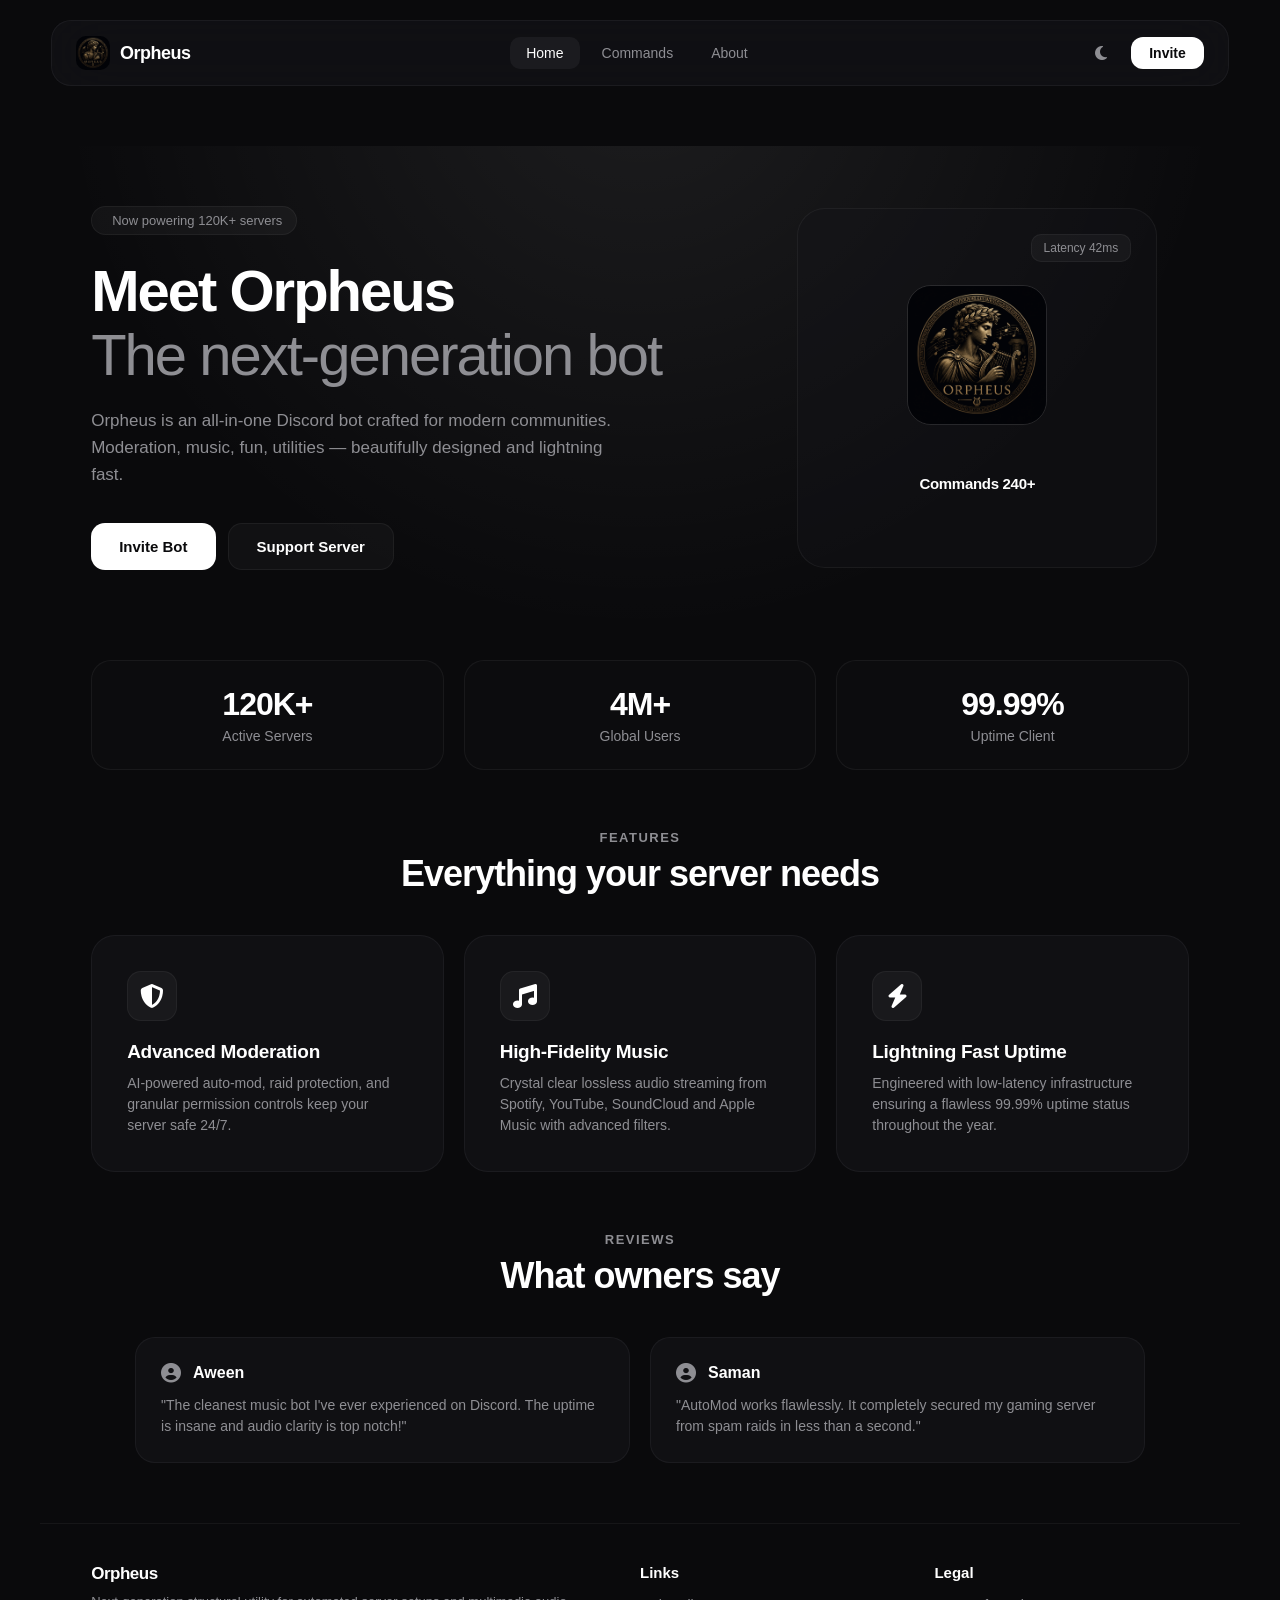
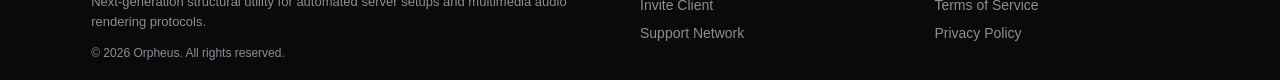
<file: index.html>
<!DOCTYPE html>
<html lang="en" class="dark-theme">
<head>
    <meta charset="UTF-8">
    <meta name="viewport" content="width=device-width, initial-scale=1.0">
    <title>Orpheus Bot | The Next-Generation Discord Bot</title>
    <link rel="stylesheet" href="https://cdnjs.cloudflare.com/ajax/libs/font-awesome/6.4.0/css/all.min.css">
    <style>
        :root {
            --bg-main: #0a0a0c;
            --panel-bg: rgba(20, 20, 25, 0.6);
            --panel-border: rgba(255, 255, 255, 0.05);
            --panel-hover-border: rgba(255, 255, 255, 0.15);
            --text-main: #ffffff;
            --text-muted: #8e8e93;
            --accent-glow: radial-gradient(circle at 50% -20%, rgba(255, 255, 255, 0.08), transparent 70%);
            --transition: all 0.3s cubic-bezier(0.16, 1, 0.3, 1);
        }

        .light-theme {
            --bg-main: #f5f5f7;
            --panel-bg: rgba(255, 255, 255, 0.8);
            --panel-border: rgba(0, 0, 0, 0.06);
            --panel-hover-border: rgba(0, 0, 0, 0.15);
            --text-main: #1c1c1e;
            --text-muted: #68686e;
            --accent-glow: radial-gradient(circle at 50% -20%, rgba(0, 0, 0, 0.03), transparent 70%);
        }

        * {
            margin: 0;
            padding: 0;
            box-sizing: border-box;
            font-family: -apple-system, BlinkMacSystemFont, "Segoe UI", Roboto, Helvetica, Arial, sans-serif;
            scroll-behavior: smooth;
        }

        body {
            background-color: var(--bg-main);
            color: var(--text-main);
            overflow-x: hidden;
            transition: background-color 0.4s, color 0.4s;
        }

        /* Modern Floating Navbar */
        header {
            display: flex;
            justify-content: space-between;
            align-items: center;
            padding: 14px 24px;
            background: var(--panel-bg);
            backdrop-filter: blur(30px);
            -webkit-backdrop-filter: blur(30px);
            border: 1px solid var(--panel-border);
            border-radius: 20px;
            max-width: 1200px;
            margin: 20px auto;
            position: sticky;
            top: 20px;
            z-index: 100;
            width: 92%;
        }

        .logo-container {
            display: flex;
            align-items: center;
            gap: 10px;
        }

        .logo-wrapper {
            width: 34px;
            height: 34px;
            border-radius: 10px;
            overflow: hidden;
            background: #1c1c24;
            display: flex;
            align-items: center;
            justify-content: center;
        }

        .logo-wrapper img {
            width: 100%;
            height: 100%;
            object-fit: cover;
        }

        .logo-text {
            font-size: 18px;
            font-weight: 700;
            letter-spacing: -0.5px;
        }

        nav {
            display: flex;
            align-items: center;
            gap: 6px;
        }

        nav button {
            background: transparent;
            border: none;
            color: var(--text-muted);
            font-size: 14px;
            font-weight: 500;
            padding: 8px 16px;
            border-radius: 10px;
            cursor: pointer;
            transition: var(--transition);
        }

        nav button:hover, nav button.active-tab {
            color: var(--text-main);
            background: rgba(255, 255, 255, 0.05);
        }

        .nav-right {
            display: flex;
            align-items: center;
            gap: 12px;
        }

        .theme-toggle {
            background: transparent;
            border: none;
            color: var(--text-muted);
            width: 36px;
            height: 36px;
            cursor: pointer;
            display: flex;
            justify-content: center;
            align-items: center;
            font-size: 16px;
            transition: var(--transition);
        }
        .theme-toggle:hover { color: var(--text-main); }

        .invite-nav-btn {
            background: var(--text-main);
            color: var(--bg-main);
            padding: 8px 18px;
            border-radius: 12px;
            font-size: 14px;
            font-weight: 600;
            text-decoration: none;
            transition: var(--transition);
        }
        .invite-nav-btn:hover { opacity: 0.9; transform: translateY(-1px); }

        /* Hero Section */
        .hero-section {
            max-width: 1200px;
            margin: 60px auto 0 auto;
            padding: 60px 4%;
            display: grid;
            grid-template-columns: 1.2fr 0.8fr;
            align-items: center;
            gap: 40px;
            background: var(--accent-glow);
        }

        .hero-info { text-align: left; }

        .server-tag {
            display: inline-flex;
            align-items: center;
            gap: 6px;
            background: rgba(255, 255, 255, 0.04);
            border: 1px solid var(--panel-border);
            padding: 6px 14px;
            border-radius: 100px;
            color: var(--text-muted);
            font-size: 13px;
            font-weight: 500;
            margin-bottom: 24px;
        }
        .server-tag i { color: var(--text-main); font-size: 11px; }

        .hero-info h1 {
            font-size: 58px;
            font-weight: 800;
            line-height: 1.1;
            letter-spacing: -2px;
            margin-bottom: 20px;
        }

        .hero-info h1 span {
            color: var(--text-muted);
            font-weight: 400;
        }

        .hero-info p {
            color: var(--text-muted);
            font-size: 17px;
            line-height: 1.6;
            margin-bottom: 35px;
            max-width: 540px;
        }

        .action-btns { display: flex; gap: 12px; }

        .global-btn {
            padding: 14px 28px;
            font-size: 15px;
            font-weight: 600;
            border-radius: 14px;
            text-decoration: none;
            display: inline-flex;
            align-items: center;
            gap: 8px;
            transition: var(--transition);
        }

        .btn-primary { background: var(--text-main); color: var(--bg-main); }
        .btn-primary:hover { transform: translateY(-2px); opacity: 0.9; }
        .btn-secondary { background: rgba(255,255,255,0.03); color: var(--text-main); border: 1px solid var(--panel-border); }
        .btn-secondary:hover { background: rgba(255,255,255,0.06); border-color: var(--panel-hover-border); transform: translateY(-2px); }

        /* Premium Bento Grid Visual */
        .hero-visual {
            position: relative;
            display: flex;
            justify-content: center;
            align-items: center;
        }

        .bento-showcase {
            background: rgba(20, 20, 25, 0.4);
            border: 1px solid var(--panel-border);
            border-radius: 28px;
            width: 100%;
            max-width: 360px;
            aspect-ratio: 1;
            padding: 30px;
            display: flex;
            flex-direction: column;
            justify-content: center;
            align-items: center;
            position: relative;
        }

        .bento-avatar {
            width: 140px;
            height: 140px;
            border-radius: 24px;
            overflow: hidden;
            border: 1px solid rgba(255,255,255,0.1);
            position: relative;
        }
        .bento-avatar img { width: 100%; height: 100%; object-fit: cover; }

        /* Audio Wave Animation Overlay */
        .wave-container {
            display: flex;
            justify-content: center;
            align-items: flex-end;
            gap: 3px;
            height: 25px;
            margin-top: 15px;
        }
        .wave-bar {
            width: 3px;
            background: var(--text-main);
            border-radius: 3px;
            animation: bounceWave 1s ease-in-out infinite alternate;
        }
        .wave-bar:nth-child(2) { animation-delay: 0.2s; }
        .wave-bar:nth-child(3) { animation-delay: 0.4s; }
        .wave-bar:nth-child(4) { animation-delay: 0.1s; }
        .wave-bar:nth-child(5) { animation-delay: 0.3s; }

        @keyframes bounceWave {
            0% { height: 4px; }
            100% { height: 22px; }
        }

        .badge-status {
            position: absolute;
            top: 25px; right: 25px;
            background: rgba(255,255,255,0.04);
            border: 1px solid var(--panel-border);
            padding: 6px 12px;
            border-radius: 10px;
            font-size: 12px;
            color: var(--text-muted);
        }

        /* Bento Features Section */
        .premium-section {
            max-width: 1200px;
            margin: 60px auto;
            padding: 0 4%;
        }

        .section-label {
            text-align: center;
            color: var(--text-muted);
            font-size: 13px;
            font-weight: 600;
            text-transform: uppercase;
            letter-spacing: 1.5px;
            margin-bottom: 8px;
        }

        .section-title {
            text-align: center;
            font-size: 36px;
            font-weight: 700;
            letter-spacing: -1px;
            margin-bottom: 40px;
        }

        .bento-grid {
            display: grid;
            grid-template-columns: repeat(3, 1fr);
            gap: 20px;
        }

        .bento-card {
            background: var(--panel-bg);
            border: 1px solid var(--panel-border);
            border-radius: 24px;
            padding: 35px;
            transition: var(--transition);
        }

        .bento-card:hover {
            border-color: var(--panel-hover-border);
            background: rgba(255,255,255,0.02);
        }

        .bento-card i {
            font-size: 24px;
            color: var(--text-main);
            margin-bottom: 20px;
            background: rgba(255,255,255,0.04);
            width: 50px;
            height: 50px;
            display: inline-flex;
            align-items: center;
            justify-content: center;
            border-radius: 14px;
            border: 1px solid var(--panel-border);
        }

        .bento-card h3 {
            font-size: 19px;
            font-weight: 600;
            margin-bottom: 10px;
            letter-spacing: -0.3px;
        }

        .bento-card p {
            color: var(--text-muted);
            font-size: 14px;
            line-height: 1.5;
        }

        /* Stats Grid */
        .stats-grid {
            display: grid;
            grid-template-columns: repeat(3, 1fr);
            gap: 20px;
            max-width: 1200px;
            margin: 30px auto;
            padding: 0 4%;
        }
        .stat-box {
            background: rgba(255,255,255,0.01);
            border: 1px solid var(--panel-border);
            border-radius: 20px;
            padding: 25px;
            text-align: center;
        }
        .stat-box h2 { font-size: 32px; font-weight: 800; letter-spacing: -1px; margin-bottom: 5px; }
        .stat-box p { color: var(--text-muted); font-size: 14px; }

        /* Testimonials / Reviews */
        .reviews-grid {
            display: grid;
            grid-template-columns: repeat(2, 1fr);
            gap: 20px;
            max-width: 1200px;
            margin: 40px auto;
            padding: 0 4%;
        }
        .review-card {
            background: var(--panel-bg);
            border: 1px solid var(--panel-border);
            border-radius: 20px;
            padding: 25px;
        }
        .review-user { display: flex; align-items: center; gap: 12px; margin-bottom: 12px; }
        .review-user i { font-size: 20px; color: var(--text-muted); }
        .review-card p { color: var(--text-muted); font-size: 14px; line-height: 1.5; }

        /* Commands System Minimalist UI */
        .search-area { max-width: 600px; margin: 30px auto; position: relative; }
        .search-input {
            width: 100%; padding: 14px 20px 14px 50px;
            background: rgba(255,255,255,0.02); border: 1px solid var(--panel-border);
            border-radius: 14px; color: var(--text-main); font-size: 15px; outline: none;
            transition: var(--transition); text-align: center;
        }
        .search-area i { position: absolute; left: 20px; top: 50%; transform: translateY(-50%); color: var(--text-muted); }
        .search-input:focus { border-color: var(--panel-hover-border); background: rgba(255,255,255,0.04); }

        .category-tabs { display: flex; justify-content: center; gap: 8px; margin-bottom: 30px; }
        .cat-btn {
            background: transparent; border: 1px solid var(--panel-border); color: var(--text-muted);
            padding: 8px 18px; border-radius: 10px; cursor: pointer; font-size: 13px; font-weight: 500; transition: var(--transition);
        }
        .cat-btn:hover, .cat-btn.active-cat { color: var(--text-main); border-color: var(--panel-hover-border); background: rgba(255,255,255,0.03); }

        .cmd-display-grid { display: grid; grid-template-columns: repeat(auto-fill, minmax(220px, 1fr)); gap: 12px; }

        .cmd-item-box {
            background: rgba(255,255,255,0.01); border: 1px solid var(--panel-border);
            padding: 16px 20px; border-radius: 14px; cursor: pointer;
            display: flex; justify-content: space-between; align-items: center; transition: var(--transition);
        }
        .cmd-item-box:hover, .cmd-item-box.selected-cmd { border-color: var(--panel-hover-border); background: rgba(255,255,255,0.03); }
        .cmd-item-box strong { font-weight: 500; font-size: 14px; letter-spacing: -0.2px; }

        .cmd-inspector {
            background: var(--panel-bg); border: 1px solid var(--panel-border);
            padding: 25px; border-radius: 18px; margin-top: 20px; display: none; text-align: left;
        }
        .inspector-active { display: block; animation: fadeIn 0.3s ease; }

        /* FAQ Framework */
        .faq-section { max-width: 700px; margin: 40px auto; }
        .faq-item {
            background: rgba(255,255,255,0.01); border: 1px solid var(--panel-border);
            border-radius: 14px; margin-bottom: 12px; overflow: hidden; transition: var(--transition);
        }
        .faq-item:hover { border-color: var(--panel-hover-border); }
        .faq-trigger {
            padding: 18px 22px; width: 100%; text-align: left; background: transparent;
            border: none; color: var(--text-main); font-size: 15px; font-weight: 600;
            cursor: pointer; display: flex; justify-content: space-between; align-items: center;
        }
        .faq-content { padding: 0 22px; max-height: 0; overflow: hidden; transition: max-height 0.3s ease; color: var(--text-muted); font-size: 14px; line-height: 1.6; }

        /* Developers Card */
        .dev-grid { display: grid; grid-template-columns: repeat(2, 1fr); gap: 20px; margin-top: 30px; }
        .dev-card {
            background: var(--panel-bg); border: 1px solid var(--panel-border);
            padding: 30px; border-radius: 24px; text-align: center; cursor: pointer; transition: var(--transition);
        }
        .dev-card:hover { border-color: var(--panel-hover-border); transform: translateY(-2px); }
        .dev-avatar { width: 70px; height: 70px; border-radius: 50%; margin: 0 auto 15px auto; overflow: hidden; background: rgba(255,255,255,0.05); }
        .dev-avatar img { width: 100%; height: 100%; object-fit: cover; }

        /* Footer Links Framework */
        .footer-grid {
            display: grid;
            grid-template-columns: 2fr repeat(2, 1fr);
            gap: 40px;
            max-width: 1200px;
            margin: 60px auto 0 auto;
            padding: 40px 4% 20px 4%;
            border-top: 1px solid var(--panel-border);
            text-align: left;
        }
        .footer-col h4 { font-size: 15px; font-weight: 600; margin-bottom: 15px; color: var(--text-main); }
        .footer-col ul { list-style: none; }
        .footer-col ul li { margin-bottom: 10px; }
        .footer-col ul li a { color: var(--text-muted); text-decoration: none; font-size: 14px; transition: var(--transition); }
        .footer-col ul li a:hover { color: var(--text-main); }

        /* Toast Component */
        .toast-notify {
            position: fixed; bottom: 30px; left: 50%; transform: translateX(-50%) translateY(100px);
            background: var(--text-main); color: var(--bg-main); padding: 12px 24px;
            border-radius: 12px; font-size: 14px; font-weight: 600; box-shadow: 0 10px 30px rgba(0,0,0,0.5);
            transition: var(--transition); opacity: 0; z-index: 1000;
        }
        .toast-notify.show { transform: translateX(-50%) translateY(0); opacity: 1; }

        @keyframes fadeIn { from { opacity: 0; transform: translateY(8px); } to { opacity: 1; transform: translateY(0); } }

        @media (max-width: 968px) {
            .hero-section { grid-template-columns: 1fr; text-align: center; padding-top: 30px; }
            .hero-info { text-align: center; display: flex; flex-direction: column; align-items: center; }
            .hero-info h1 { font-size: 40px; }
            .bento-grid, .stats-grid, .reviews-grid, .footer-grid { grid-template-columns: 1fr; text-align: center; }
            .dev-grid { grid-template-columns: 1fr; }
        }
    </style>
</head>
<body>

    <!-- Floating Navbar -->
    <header>
        <div class="logo-container">
            <div class="logo-wrapper">
                <img src="logo.png" alt="Orpheus Core">
            </div>
            <span class="logo-text">Orpheus</span>
        </div>
        <nav>
            <button id="nav-home" class="active-tab" onclick="switchTab('home')">Home</button>
            <button id="nav-commands" onclick="switchTab('commands')">Commands</button>
            <button id="nav-docs" onclick="switchTab('docs')">About</button>
        </nav>
        <div class="nav-right">
            <button class="theme-toggle" onclick="toggleTheme()"><i class="fas fa-moon"></i></button>
            <a href="https://discord.com/oauth2/authorize?client_id=1150754451938869371&permissions=8&integration_type=0&scope=bot" target="_blank" class="invite-nav-btn">Invite</a>
        </div>
    </header>

    <!-- Main Section -->
    <div id="tab-home" class="tab-content active-content">
        <section class="hero-section">
            <div class="hero-info">
                <div class="server-tag">
                    <i class="fas fa-sparkles"></i> <span>Now powering 120K+ servers</span>
                </div>
                <h1>Meet Orpheus<br><span>The next-generation bot</span></h1>
                <p>Orpheus is an all-in-one Discord bot crafted for modern communities. Moderation, music, fun, utilities — beautifully designed and lightning fast.</p>
                <div class="action-btns">
                    <a href="https://discord.com/oauth2/authorize?client_id=1150754451938869371&permissions=8&integration_type=0&scope=bot" target="_blank" class="global-btn btn-primary">Invite Bot</a>
                    <a href="https://discord.gg/Pn4uqzYAsD" target="_blank" class="global-btn btn-secondary">Support Server</a>
                </div>
            </div>
            <div class="hero-visual">
                <div class="bento-showcase">
                    <div class="badge-status">Latency 42ms</div>
                    <div class="bento-avatar">
                        <img src="logo.png" alt="Orpheus Visual Core">
                    </div>
                    <div class="wave-container">
                        <div class="wave-bar"></div>
                        <div class="wave-bar"></div>
                        <div class="wave-bar"></div>
                        <div class="wave-bar"></div>
                        <div class="wave-bar"></div>
                    </div>
                    <div style="margin-top: 10px; font-weight: 600; font-size: 15px; letter-spacing: -0.3px;">Commands 240+</div>
                </div>
            </div>
        </section>

        <!-- Stats Section -->
        <section class="stats-grid">
            <div class="stat-box">
                <h2>120K+</h2>
                <p>Active Servers</p>
            </div>
            <div class="stat-box">
                <h2>4M+</h2>
                <p>Global Users</p>
            </div>
            <div class="stat-box">
                <h2>99.99%</h2>
                <p>Uptime Client</p>
            </div>
        </section>

        <!-- Bento Grid Features -->
        <section class="premium-section">
            <div class="section-label">Features</div>
            <div class="section-title">Everything your server needs</div>
            <div class="bento-grid">
                <div class="bento-card">
                    <i class="fas fa-shield-halved"></i>
                    <h3>Advanced Moderation</h3>
                    <p>AI-powered auto-mod, raid protection, and granular permission controls keep your server safe 24/7.</p>
                </div>
                <div class="bento-card">
                    <i class="fas fa-music"></i>
                    <h3>High-Fidelity Music</h3>
                    <p>Crystal clear lossless audio streaming from Spotify, YouTube, SoundCloud and Apple Music with advanced filters.</p>
                </div>
                <div class="bento-card">
                    <i class="fas fa-bolt"></i>
                    <h3>Lightning Fast Uptime</h3>
                    <p>Engineered with low-latency infrastructure ensuring a flawless 99.99% uptime status throughout the year.</p>
                </div>
            </div>
        </section>

        <!-- Reviews Section -->
        <section class="premium-section">
            <div class="section-label">Reviews</div>
            <div class="section-title">What owners say</div>
            <div class="reviews-grid">
                <div class="review-card">
                    <div class="review-user">
                        <i class="fas fa-circle-user"></i>
                        <strong>Aween</strong>
                    </div>
                    <p>"The cleanest music bot I've ever experienced on Discord. The uptime is insane and audio clarity is top notch!"</p>
                </div>
                <div class="review-card">
                    <div class="review-user">
                        <i class="fas fa-circle-user"></i>
                        <strong>Saman</strong>
                    </div>
                    <p>"AutoMod works flawlessly. It completely secured my gaming server from spam raids in less than a second."</p>
                </div>
            </div>
        </section>
    </div>

    <!-- Commands Directory Tab -->
    <div id="tab-commands" class="tab-content" style="padding: 40px 6%; max-width: 1200px; margin: 0 auto; display: none;">
        <div class="section-label">Registry</div>
        <div class="section-title">Carefully crafted modules</div>

        <div class="search-area">
            <input type="text" id="globalSearch" class="search-input" placeholder="Query registry..." oninput="filterSystem()">
            <i class="fas fa-search"></i>
        </div>

        <div class="category-tabs" id="cat-area"></div>
        <div class="cmd-display-grid" id="cmd-viewport"></div>

        <div class="cmd-inspector" id="inspector">
            <h3 style="margin-bottom:10px; font-size: 20px;" id="inspect-name">+play</h3>
            <p style="color:var(--text-muted); font-size:13px; margin-bottom:4px;">Description:</p>
            <p style="color:var(--text-main); margin-bottom:15px; font-size: 15px;" id="inspect-desc"></p>
            <p style="color:var(--text-muted); font-size:13px; margin-bottom:4px;">Syntax Framework:</p>
            <code style="background:rgba(255,255,255,0.03); padding:10px 14px; border-radius:10px; display:inline-block; font-size: 13px; border:1px solid var(--panel-border);" id="inspect-code"></code>
        </div>
    </div>

    <!-- About Tab -->
    <div id="tab-docs" class="tab-content" style="padding: 40px 6%; max-width: 800px; margin: 0 auto; display: none;">
        <div class="section-label">Architecture</div>
        <div class="section-title">Behind the project</div>

        <div style="background: var(--panel-bg); padding: 30px; border-radius: 20px; border: 1px solid var(--panel-border); margin-bottom: 40px; text-align: left;">
            <h3 style="font-size: 18px; margin-bottom: 10px;">Official Prefix</h3>
            <p style="color: var(--text-muted); line-height: 1.6; font-size: 15px;">The primary command trigger protocol is (+). You can control the system interface inside your server structure by typing <code>+help</code>.</p>
        </div>

        <div class="faq-section">
            <h2 style="text-align:center; margin-bottom:25px; font-size:22px; font-weight:700;">Questions Answered</h2>
            <div class="faq-item">
                <button class="faq-trigger" onclick="toggleFaq(this)">How do I invite Orpheus? <i class="fas fa-chevron-down" style="font-size: 12px;"></i></button>
                <div class="faq-content"><p style="padding-bottom:18px;">Simply click the "Invite Bot" button at the top header, select your target Discord community, and authorize the core interaction permissions.</p></div>
            </div>
            <div class="faq-item">
                <button class="faq-trigger" onclick="toggleFaq(this)">Is the audio connection lossless? <i class="fas fa-chevron-down" style="font-size: 12px;"></i></button>
                <div class="faq-content"><p style="padding-bottom:18px;">Yes, Orpheus utilizes advanced dedicated Lavalink nodes ensuring complete high-fidelity crystal clear voice streams flawlessly.</p></div>
            </div>
        </div>

        <div class="section-label" style="margin-top: 50px;">Team</div>
        <div class="dev-grid">
            <div class="dev-card" onclick="copyDevID('1147899646602121216')">
                <div class="dev-avatar"><img src="logo.png"></div>
                <h4 style="font-size: 16px; font-weight: 600;">Orpheus Architect</h4>
                <p style="color: var(--text-muted); font-size: 13px; margin-top: 4px;">Founder & Lead Developer</p>
            </div>
            <div class="dev-card" style="cursor: default;">
                <div class="dev-avatar" style="display:flex; align-items:center; justify-content:center; background:rgba(255,255,255,0.03);"><i class="fas fa-bezier-curve" style="font-size:20px; color:var(--text-muted);"></i></div>
                <h4 style="font-size: 16px; font-weight: 600;">Solar Orbit Team</h4>
                <p style="color: var(--text-muted); font-size: 13px; margin-top: 4px;">Product Quality Assurance</p>
            </div>
        </div>
    </div>

    <div class="toast-notify" id="globalToast">Copied to clipboard! 🚀</div>

    <!-- Footer Links -->
    <footer class="footer-grid">
        <div class="footer-col">
            <h4 style="letter-spacing: -0.5px; font-size: 17px; margin-bottom: 8px;">Orpheus</h4>
            <p style="color: var(--text-muted); font-size: 13px; line-height: 1.5;">Next-generation structural utility for automated server setups and multimedia audio rendering protocols.</p>
            <p style="color: var(--text-muted); font-size: 12px; margin-top: 15px;">© 2026 Orpheus. All rights reserved.</p>
        </div>
        <div class="footer-col">
            <h4>Links</h4>
            <ul>
                <li><a href="https://discord.com/oauth2/authorize?client_id=1150754451938869371&permissions=8&integration_type=0&scope=bot" target="_blank">Invite Client</a></li>
                <li><a href="https://discord.gg/Pn4uqzYAsD" target="_blank">Support Network</a></li>
            </ul>
        </div>
        <div class="footer-col">
            <h4>Legal</h4>
            <ul>
                <li><a href="#" onclick="alert('Terms under structure protocol.')">Terms of Service</a></li>
                <li><a href="#" onclick="alert('Privacy verified by framework infrastructure.')">Privacy Policy</a></li>
            </ul>
        </div>
    </footer>

    <script>
        let activeCat = 'all';

        const rawMusic = ["artistradio", "autoplay", "clearqueue", "forcefix", "forceskip", "forward", "grab", "history", "join", "leave", "leavecleanup", "loop", "lyrics", "mood", "move", "nowplaying", "pause", "play", "previous", "queue", "remove", "replay", "resume", "rewind", "search", "seek", "shuffle", "similar", "skip", "skipto", "sleep", "speed", "stop", "volume"];
        const rawMod = ["ban", "hide", "hideall", "kick", "lock", "lockall", "mute", "nuke", "purge", "rename", "role", "role add", "role remove", "snipe", "unban", "unmute"];
        const rawAuto = ["automod", "automod enable", "automod disable", "automod config", "automod reset"];

        function buildDatabase() {
            let db = [];
            rawMusic.forEach(c => db.push({ name: "+" + c, cat: "music", desc: "High-fidelity multimedia audio stream core controller with custom DSP filters.", usage: `+${c}` }));
            rawMod.forEach(c => db.push({ name: "+" + c, cat: "mod", desc: "Server administration tools, kick, ban, and staff enforcement parameters.", usage: `+${c}` }));
            rawAuto.forEach(c => db.push({ name: "+" + c, cat: "automod", desc: "Automated real-time spam protection, server defense and link filtering architecture.", usage: `+${c}` }));
            return db;
        }

        const coreDatabase = buildDatabase();

        const catsData = { all: "Full Catalog", music: "Audio Core", mod: "Enforcement", automod: "Security" };

        function toggleTheme() {
            const html = document.documentElement;
            const icon = document.querySelector('.theme-toggle i');
            if(html.classList.contains('dark-theme')) {
                html.classList.remove('dark-theme');
                html.classList.add('light-theme');
                icon.className = 'fas fa-sun';
            } else {
                html.classList.remove('light-theme');
                html.classList.add('dark-theme');
                icon.className = 'fas fa-moon';
            }
        }

        function renderCategories() {
            const area = document.getElementById('cat-area');
            area.innerHTML = '';
            Object.keys(catsData).forEach(k => {
                const btn = document.createElement('button');
                btn.className = `cat-btn ${activeCat === k ? 'active-cat' : ''}`;
                btn.innerText = catsData[k];
                btn.onclick = () => {
                    activeCat = k;
                    renderCategories();
                    renderCommands();
                };
                area.appendChild(btn);
            });
        }

        function renderCommands(searchQuery = '') {
            const view = document.getElementById('cmd-viewport');
            view.innerHTML = '';
            let list = activeCat === 'all' ? coreDatabase : coreDatabase.filter(c => c.cat === activeCat);

            if(searchQuery.trim() !== '') {
                list = list.filter(c => c.name.toLowerCase().includes(searchQuery.toLowerCase()));
            }

            list.forEach(c => {
                const el = document.createElement('div');
                el.className = 'cmd-item-box';
                el.innerHTML = `<strong>${c.name}</strong><i class="far fa-copy" style="font-size:12px; color:var(--text-muted);"></i>`;
                el.onclick = () => inspectCommand(c, el);
                view.appendChild(el);
            });
        }

        function filterSystem() {
            renderCommands(document.getElementById('globalSearch').value);
        }

        function inspectCommand(cmd, element) {
            document.querySelectorAll('.cmd-item-box').forEach(b => b.classList.remove('selected-cmd'));
            element.classList.add('selected-cmd');

            const inspector = document.getElementById('inspector');
            inspector.classList.add('inspector-active');

            document.getElementById('inspect-name').innerText = cmd.name;
            document.getElementById('inspect-desc').innerText = cmd.desc;
            document.getElementById('inspect-code').innerText = cmd.usage;

            navigator.clipboard.writeText(cmd.name).then(() => {
                showToast("Copied to clipboard! 🚀");
            });
        }

        function toggleFaq(btn) {
            const panel = btn.nextElementSibling;
            const icon = btn.querySelector('i');
            if (panel.style.maxHeight && panel.style.maxHeight !== '0px') {
                panel.style.maxHeight = '0px';
                icon.className = 'fas fa-chevron-down';
            } else {
                panel.style.maxHeight = panel.scrollHeight + "px";
                icon.className = 'fas fa-chevron-up';
            }
        }

        function copyDevID(id) {
            navigator.clipboard.writeText(id).then(() => {
                showToast("Copied Framework ID!");
            });
        }

        function showToast(msg) {
            const toast = document.getElementById('globalToast');
            toast.innerText = msg;
            toast.classList.add('show');
            setTimeout(() => toast.classList.remove('show'), 2000);
        }

        function switchTab(t) {
            document.querySelectorAll('.tab-content').forEach(tc => tc.style.display = 'none');
            document.querySelectorAll('nav button').forEach(nb => nb.classList.remove('active-tab'));
            
            if(t === 'home') document.getElementById('tab-home').style.display = 'block';
            else if(t === 'commands') document.getElementById('tab-commands').style.display = 'block';
            else if(t === 'docs') document.getElementById('tab-docs').style.display = 'block';
            
            document.getElementById('nav-' + t).classList.add('active-tab');
        }

        // Initialize directly in English
        window.onload = function() {
            renderCategories();
            renderCommands();
        };
    </script>
</body>
</html>
</file>
